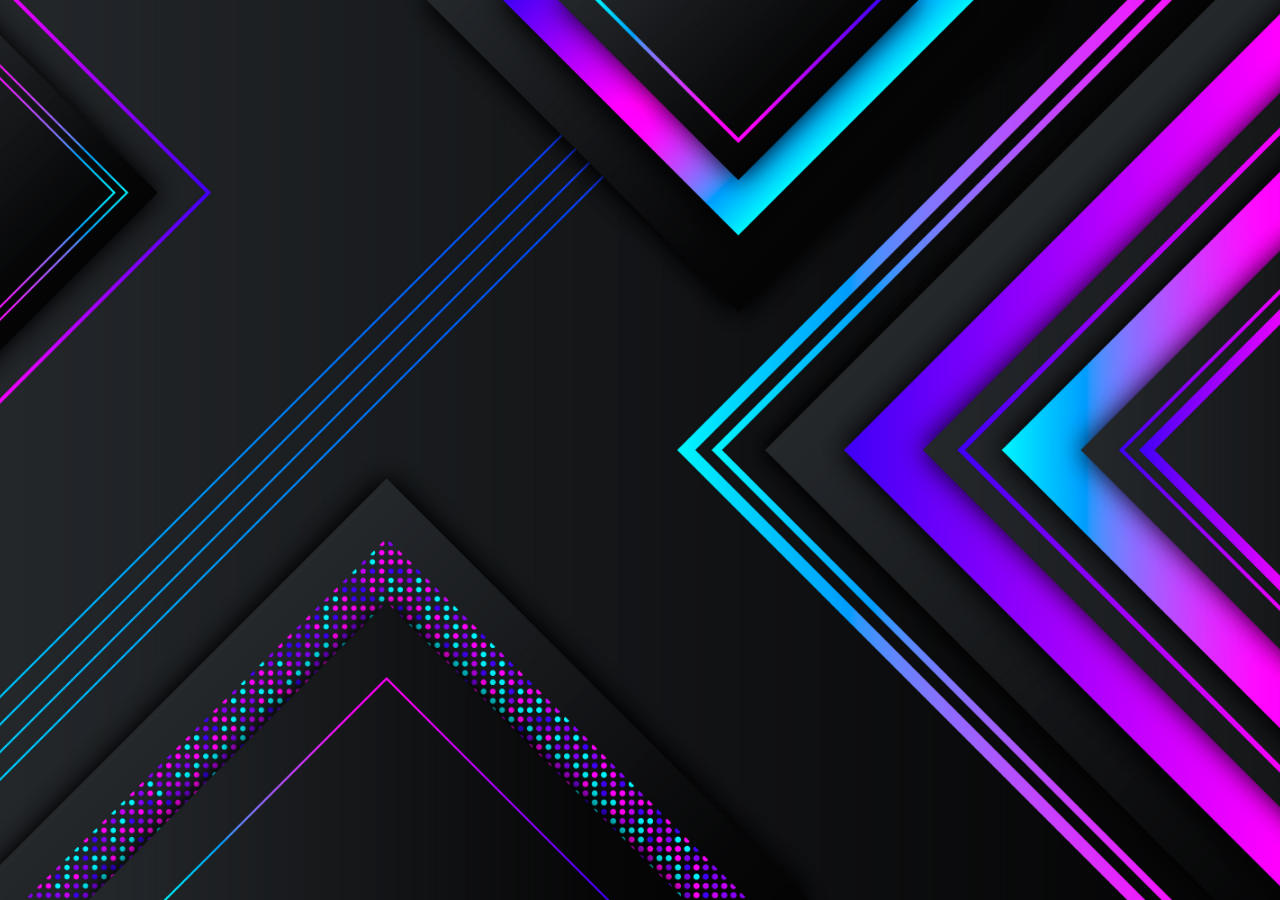
<file: 110-FinalPt2.html>
<!DOCTYPE html>
<html lang="en">
<head>
    <meta charset="UTF-8">
    <meta name="viewport" content="width=device-width, initial-scale=1.0">
    <title>Sign In/Login In</title>
    <link rel="stylesheet" href="110-FinalPt2.css">
</head>
<body>
    <div class="container">
        <div class="header">
            <h2 class="title">Login</h2>
        </div>
        <div class="body">
            <div class="inputs">
                <div class="fullNameGroup">
                    <label for="fullNameInput">Name (first and last)</label>
                    <input type="text" id="fullNameInput" placeholder="Enter Full Name">
                </div>
                <label for="usernameInput">Username</label>
                <input type="text" id="usernameInput" placeholder="Enter Username">
                <label for="passwordInput">Password</label>
                <input type="text" id="passwordInput" placeholder="Enter Password">
            </div>
            <div class="submit">
                <button id="submit">submit</button>
            </div>
        </div>
        <div class="footer">
            <div id="login">
                <p>If you already have an account:</p>
                <button>Login</button>
            </div>
            <div id="signUp">
                <p>If you dont have an account yet:</p>
                <button>Sign Up</button>
            </div>
        </div>
    </div>

    <script src="110-FinalPt2.js"></script>
</body>
</html>
</file>
<file: 110-FinalPt2.css>
*{
    margin: 0;
    padding: 0;
    box-sizing: border-box;
    font-family: 'Segoe UI', sans-serif;
}
body{
    display: flex;
    flex-direction: column;
    justify-content: center;
    align-items: center;
    background-image: url("3454062.jpg"); 
    background-repeat: no-repeat;
    background-size: cover;
    background-position: center;
    min-height: 100vh;
    overflow: hidden;
    animation: backgroundMove 40s infinite alternate ease-in-out;
}
@keyframes backgroundMove {
    0% { background-position: center top; }
    100% { background-position: center bottom; }
}
.container{
    width: 100%;
    max-width: 400px;
    border-radius: 20px;
    overflow: hidden;
    box-shadow: 0 0 20px rgba(0, 0, 0, 0.3);
    transform: translateY(50px);
    opacity: 0;
    animation: fadeUp 1.2s ease forwards;
}
@keyframes fadeUp {
    to {
        transform: translateY(0);
        opacity: 1;
    }
}
.header{
    background: linear-gradient(to bottom right, rgb(137, 47, 189), rgb(48, 38, 201));
    color: white;
    text-align: center;
    padding: 30px 20px;
    font-size: 24px;
    font-weight: bold;
    animation: gradientShift 4s ease infinite;
}
@keyframes gradientShift {
    0% { background-position: 0% 50%; }
    100% { background-position: 100% 50%; }
}
.body{
    background: linear-gradient(to top right, rgb(137, 47, 189), rgb(48, 38, 201));
    padding: 30px 20px;
    color: white;
}
.inputs{
    display: flex;
    flex-direction: column;
    gap: 15px;
    padding-bottom: 20px;
}
.inputs label{
    font-size: 14px;
    margin-bottom: 5px;
    text-align: left;
}
.inputs input{
    padding: 10px;
    font-size: 16px;
    border: none;
    border-radius: 5px;
    width: 100%;
    background-color: rgba(255, 255, 255, 0.9);
    color: #333;
    transition: all 0.3s ease;
    outline: none;
}
.inputs input:focus {
    transform: scale(1.03);
    box-shadow: 0 0 10px rgba(137, 47, 189, 0.6);
}
.inputs input::placeholder{
    color: #888;
}
.fullNameGroup{
    display: none;
    flex-direction: column;
    text-align: left;
}
.submit{
    display: flex;
    justify-content: center;
    align-items: center;
    padding: 20px;
}
.submit button{
    background: linear-gradient(to bottom, rgb(137, 47, 189), rgb(48, 38, 201));
    color: white;
    padding: 10px 20px;
    font-size: 16px;
    border: none;
    border-radius: 5px;
    transition: background 0.4s ease, transform 0.4s ease, box-shadow 0.4s ease;
}
.submit button:hover{
    background: linear-gradient(to bottom right, rgb(48, 38, 201), rgb(137, 47, 189));
    transform: scale(1.08);
    box-shadow: 0 0 15px rgba(137, 47, 189, 0.8);
}
.footer{
    display: flex;
    flex-direction: column;
    justify-items: center;
    align-items: center;
    padding: 20px;
    text-align: center;
    color: white;
}
.footer p{
    margin: 10px 0;
    font-weight: 500;
}
.footer button{
    background: linear-gradient(to bottom right, rgb(137, 47, 189), rgb(48, 38, 201));
    color: white;
    padding: 10px 20px;
    margin: 10px;
    font-size: 16px;
    border: none;
    border-radius: 5px;
    transition: background 0.3s ease, transform 0.3s ease;

}
.footer button:hover{
    background: linear-gradient(to bottom right, rgb(48, 38, 201), rgb(137, 47, 189));
    transform: scale(1.1);
}
#login{
    display: none;
}
</file>
